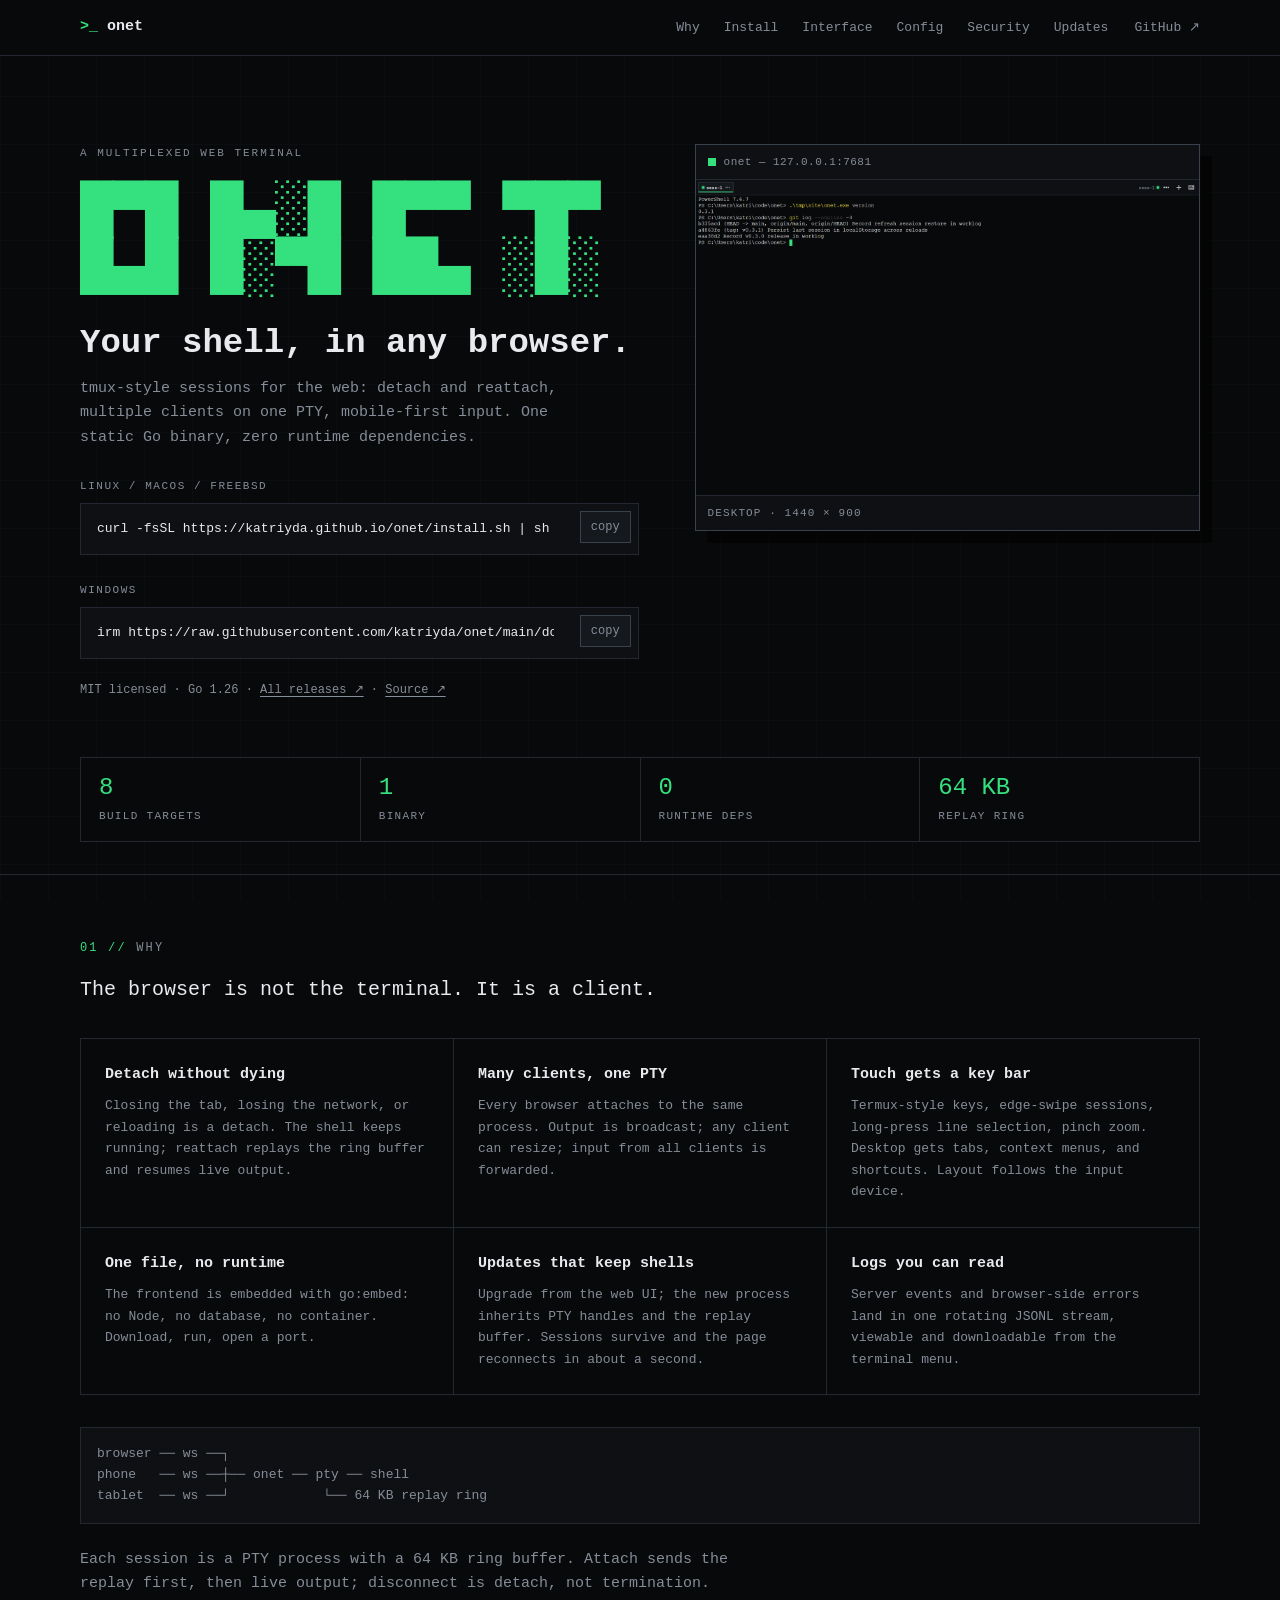
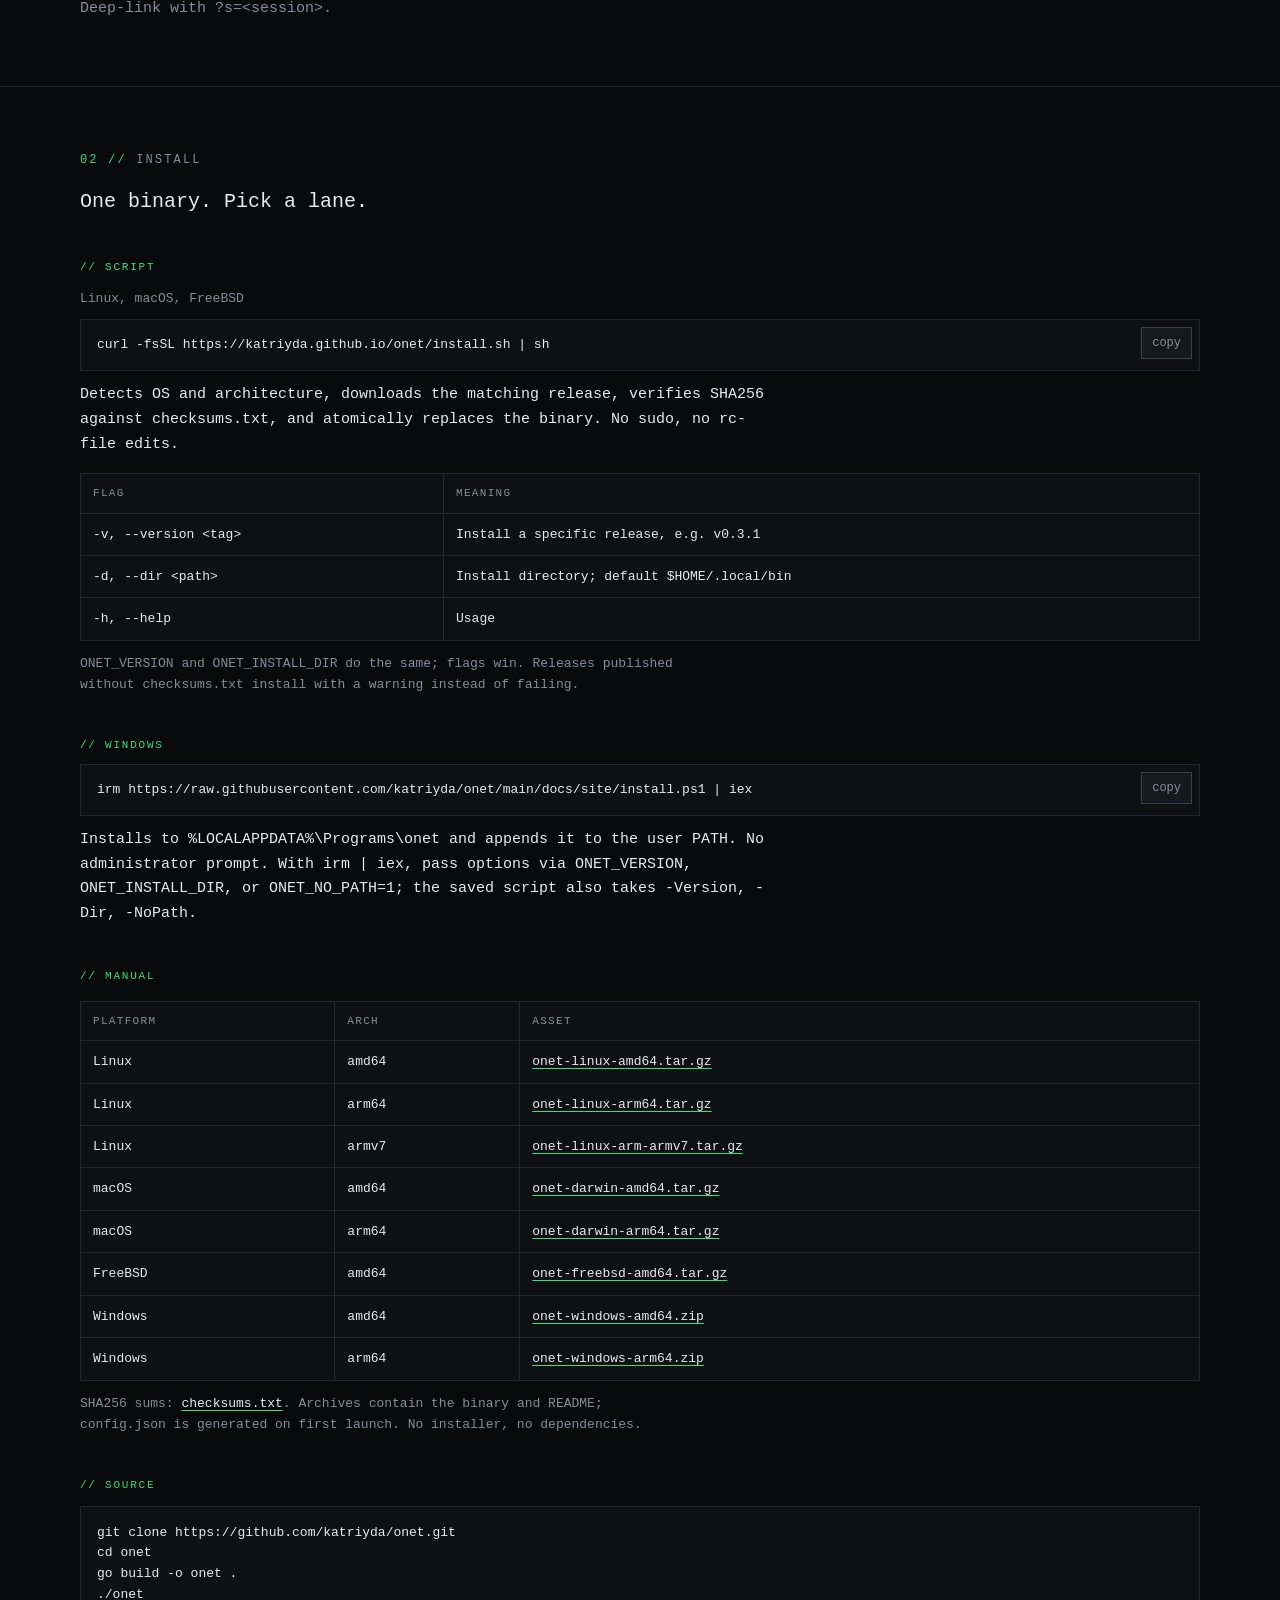
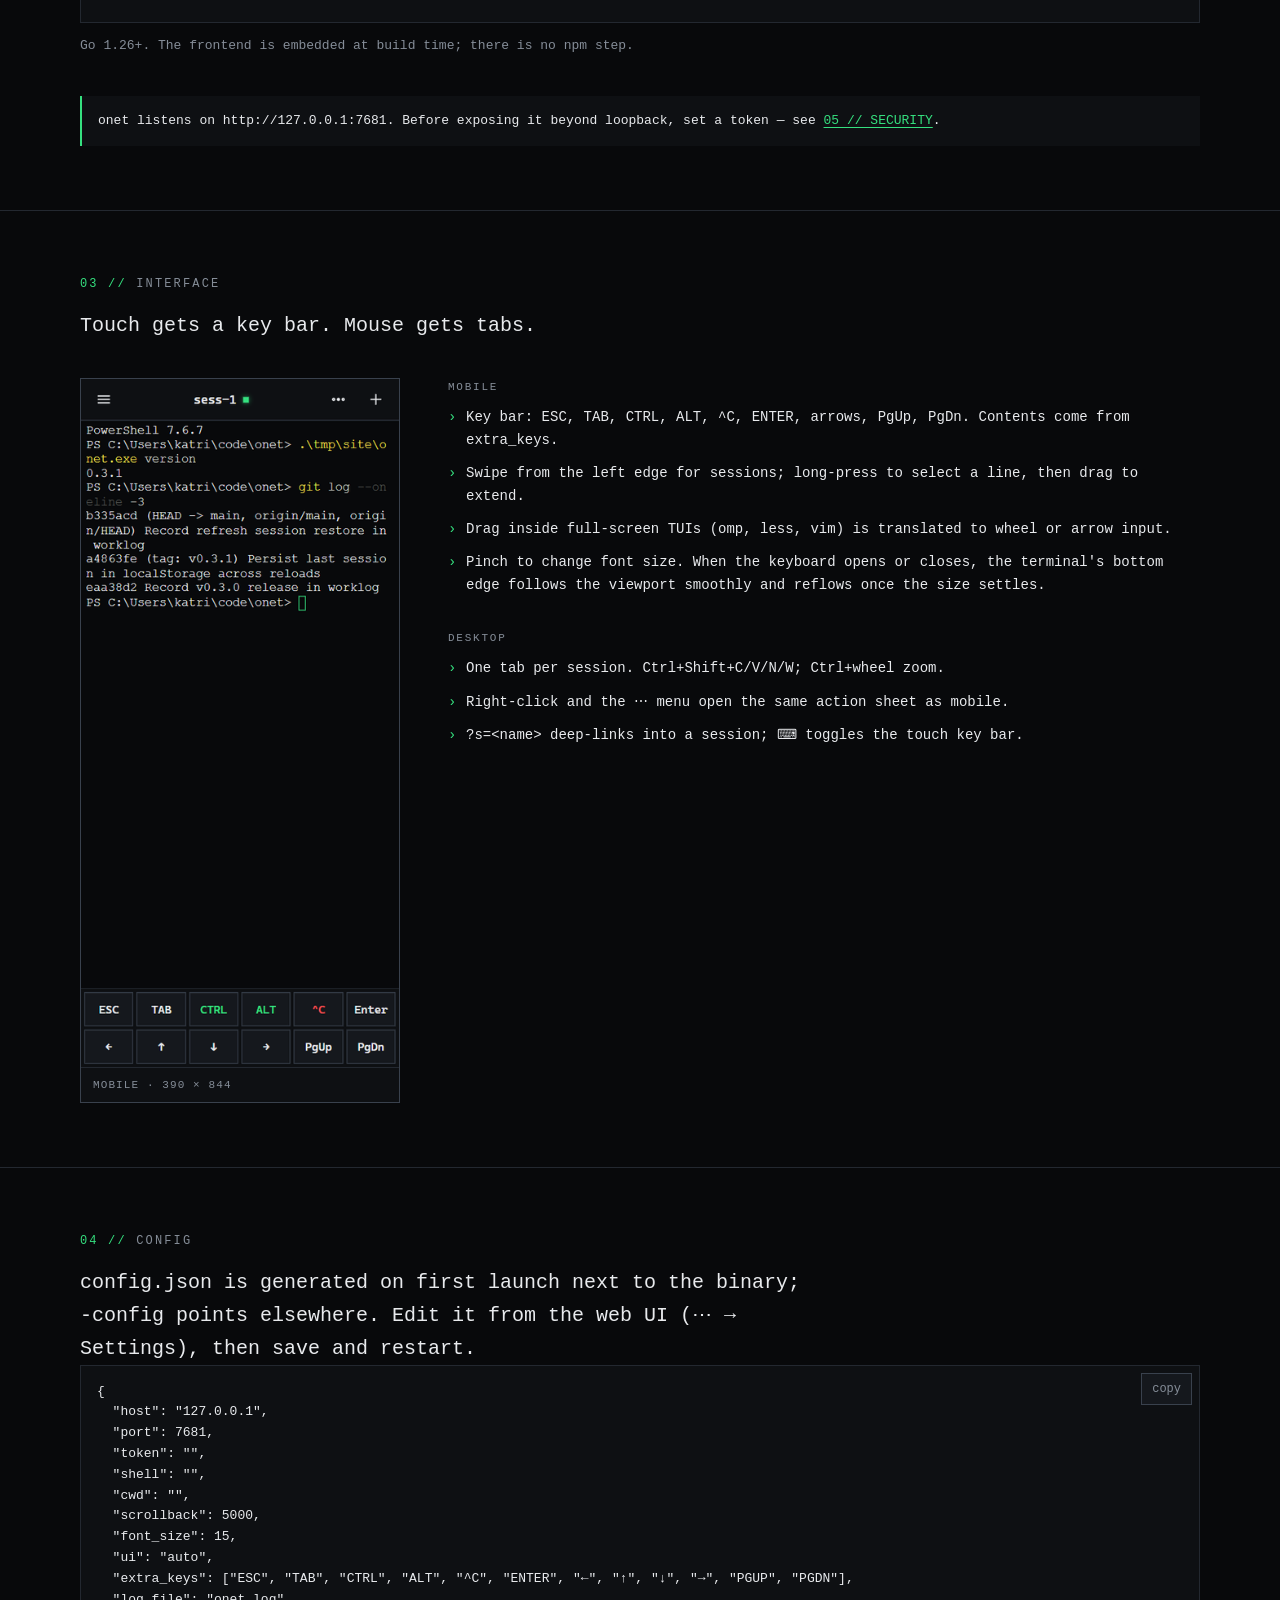
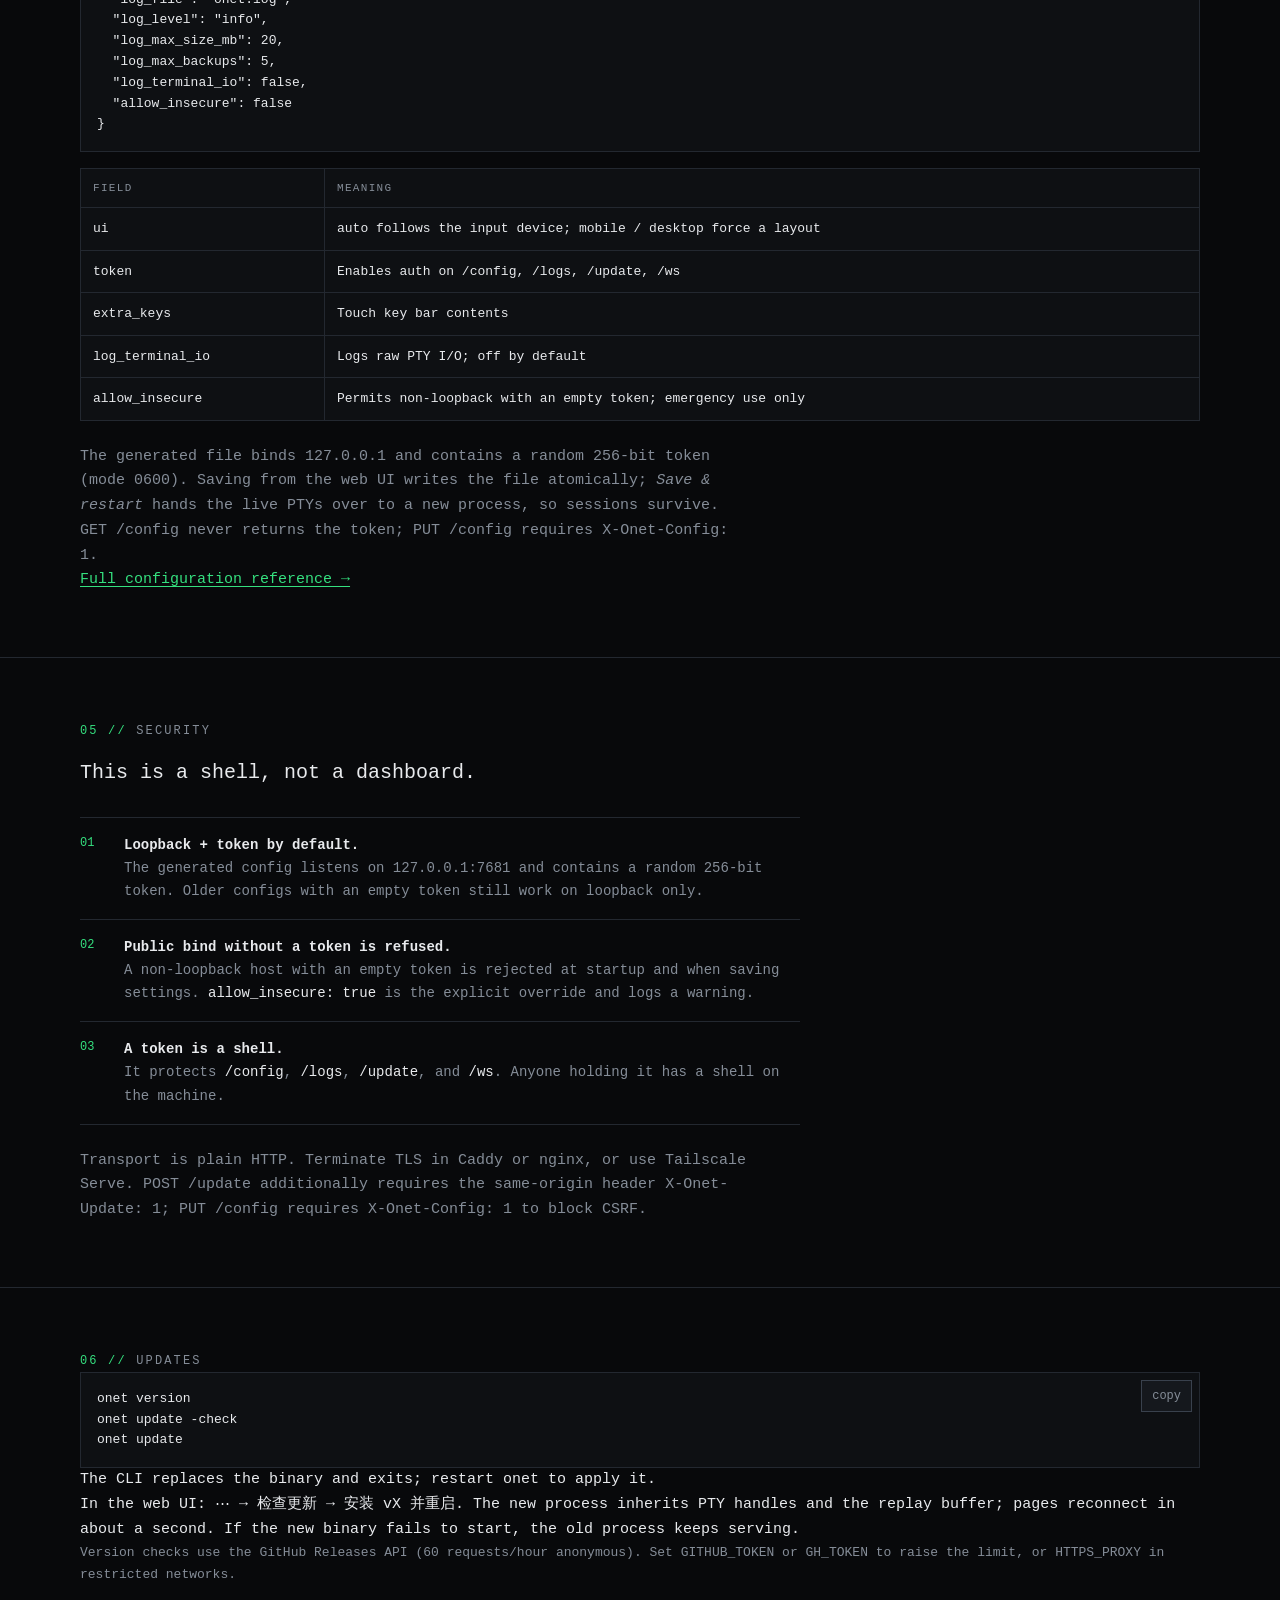
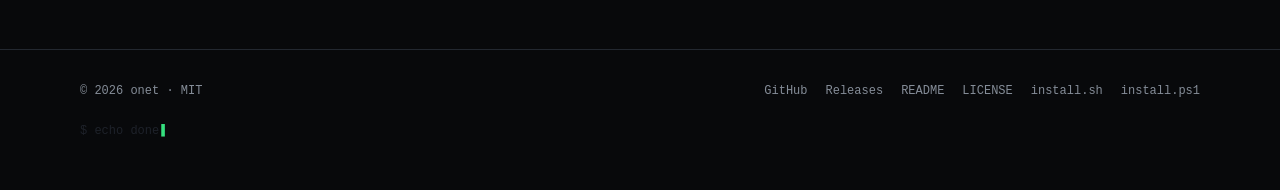
<file: docs/site/index.html>
<!doctype html>
<html lang="en">
<head>
<meta charset="utf-8">
<meta name="viewport" content="width=device-width, initial-scale=1">
<meta name="theme-color" content="#08090b">
<meta name="color-scheme" content="dark">
<title>onet — a multiplexed web terminal</title>
<meta name="description" content="tmux-style sessions in a browser. Mobile-first touch UI, desktop tabs, multi-client PTY broadcast, single Go binary, zero runtime dependencies.">
<link rel="canonical" href="https://katriyda.github.io/onet/">
<link rel="icon" href="favicon.svg" type="image/svg+xml">
<meta property="og:type" content="website">
<meta property="og:title" content="onet — a multiplexed web terminal">
<meta property="og:description" content="tmux-style sessions in a browser. Mobile-first touch UI, desktop tabs, multi-client PTY broadcast, single Go binary, zero runtime dependencies.">
<meta property="og:url" content="https://katriyda.github.io/onet/">
<meta property="og:image" content="https://katriyda.github.io/onet/assets/desktop.png">
<meta name="twitter:card" content="summary_large_image">
<link rel="stylesheet" href="style.css">
<script src="script.js" defer></script>
</head>
<body>
<a class="skip" href="#main">Skip to content</a>

<header id="top" class="site-head">
  <div class="wrap head-inner">
    <a class="brand" href="#top"><span class="mark">&gt;_</span> onet</a>
    <nav aria-label="Sections">
      <a href="#why">Why</a>
      <a href="#install">Install</a>
      <a href="#interface">Interface</a>
      <a href="#config">Config</a>
      <a href="#security">Security</a>
      <a href="#updates">Updates</a>
    </nav>
    <a class="gh" href="https://github.com/katriyda/onet">GitHub ↗</a>
  </div>
</header>

<main id="main">

  <section class="hero" aria-labelledby="hero-title">
    <div class="wrap hero-grid">
      <div class="hero-copy">
        <p class="eyebrow">A MULTIPLEXED WEB TERMINAL</p>
        <h1 id="hero-title">
          <span class="sr-only">onet</span>
          <span class="logo" aria-hidden="true">█▀█ █▄░█ █▀▀ ▀█▀
█▄█ █░▀█ ██▄ ░█░</span>
        </h1>
        <p class="lead">Your shell, in any browser.</p>
        <p class="sub">tmux-style sessions for the web: detach and reattach, multiple clients on one PTY, mobile-first input. One static Go binary, zero runtime dependencies.</p>

        <div class="install-block">
          <p class="label">LINUX / MACOS / FREEBSD</p>
          <div class="copy-wrap"><div class="cmd" data-copy><code>curl -fsSL https://katriyda.github.io/onet/install.sh | sh</code></div></div>
        </div>
        <div class="install-block">
          <p class="label">WINDOWS</p>
          <div class="copy-wrap"><div class="cmd" data-copy><code>irm https://raw.githubusercontent.com/katriyda/onet/main/docs/site/install.ps1 | iex</code></div></div>
        </div>

        <p class="meta">MIT licensed · Go 1.26 · <a href="https://github.com/katriyda/onet/releases">All releases ↗</a> · <a href="https://github.com/katriyda/onet">Source ↗</a></p>
      </div>

      <figure class="window">
        <div class="window-bar"><span class="dot" aria-hidden="true"></span><span>onet — 127.0.0.1:7681</span></div>
        <img src="assets/desktop.png" width="1440" height="900" alt="onet desktop UI: session tabs above a terminal running PowerShell">
        <figcaption>Desktop · 1440 × 900</figcaption>
      </figure>
    </div>

    <div class="wrap">
      <dl class="stats">
        <div><dt>8</dt><dd>BUILD TARGETS</dd></div>
        <div><dt>1</dt><dd>BINARY</dd></div>
        <div><dt>0</dt><dd>RUNTIME DEPS</dd></div>
        <div><dt>64 KB</dt><dd>REPLAY RING</dd></div>
      </dl>
    </div>
  </section>

  <section id="why" class="section">
    <div class="wrap">
      <h2><span class="num">01 //</span> WHY</h2>
      <p class="section-intro">The browser is not the terminal. It is a client.</p>

      <div class="cards">
        <article class="card">
          <h3>Detach without dying</h3>
          <p>Closing the tab, losing the network, or reloading is a detach. The shell keeps running; reattach replays the ring buffer and resumes live output.</p>
        </article>
        <article class="card">
          <h3>Many clients, one PTY</h3>
          <p>Every browser attaches to the same process. Output is broadcast; any client can resize; input from all clients is forwarded.</p>
        </article>
        <article class="card">
          <h3>Touch gets a key bar</h3>
          <p>Termux-style keys, edge-swipe sessions, long-press line selection, pinch zoom. Desktop gets tabs, context menus, and shortcuts. Layout follows the input device.</p>
        </article>
        <article class="card">
          <h3>One file, no runtime</h3>
          <p>The frontend is embedded with go:embed: no Node, no database, no container. Download, run, open a port.</p>
        </article>
        <article class="card">
          <h3>Updates that keep shells</h3>
          <p>Upgrade from the web UI; the new process inherits PTY handles and the replay buffer. Sessions survive and the page reconnects in about a second.</p>
        </article>
        <article class="card">
          <h3>Logs you can read</h3>
          <p>Server events and browser-side errors land in one rotating JSONL stream, viewable and downloadable from the terminal menu.</p>
        </article>
      </div>

      <pre class="diagram" aria-hidden="true">browser ── ws ──┐
phone   ── ws ──┼── onet ── pty ── shell
tablet  ── ws ──┘            └── 64 KB replay ring</pre>

      <p class="section-note">Each session is a PTY process with a 64 KB ring buffer. Attach sends the replay first, then live output; disconnect is detach, not termination. Deep-link with ?s=&lt;session&gt;.</p>
    </div>
  </section>

  <section id="install" class="section">
    <div class="wrap">
      <h2><span class="num">02 //</span> INSTALL</h2>
      <p class="section-intro">One binary. Pick a lane.</p>

      <div class="lane">
        <h3 class="lane-title">// SCRIPT</h3>
        <p class="lane-sub">Linux, macOS, FreeBSD</p>
        <div class="copy-wrap"><div class="cmd" data-copy><code>curl -fsSL https://katriyda.github.io/onet/install.sh | sh</code></div></div>
        <p>Detects OS and architecture, downloads the matching release, verifies SHA256 against checksums.txt, and atomically replaces the binary. No sudo, no rc-file edits.</p>

        <div class="table-scroll">
          <table>
            <thead><tr><th>Flag</th><th>Meaning</th></tr></thead>
            <tbody>
              <tr><td><code>-v, --version &lt;tag&gt;</code></td><td>Install a specific release, e.g. <code>v0.3.1</code></td></tr>
              <tr><td><code>-d, --dir &lt;path&gt;</code></td><td>Install directory; default <code>$HOME/.local/bin</code></td></tr>
              <tr><td><code>-h, --help</code></td><td>Usage</td></tr>
            </tbody>
          </table>
        </div>
        <p class="fine">ONET_VERSION and ONET_INSTALL_DIR do the same; flags win. Releases published without checksums.txt install with a warning instead of failing.</p>
      </div>

      <div class="lane">
        <h3 class="lane-title">// WINDOWS</h3>
        <div class="copy-wrap"><div class="cmd" data-copy><code>irm https://raw.githubusercontent.com/katriyda/onet/main/docs/site/install.ps1 | iex</code></div></div>
        <p>Installs to %LOCALAPPDATA%\Programs\onet and appends it to the user PATH. No administrator prompt. With irm | iex, pass options via ONET_VERSION, ONET_INSTALL_DIR, or ONET_NO_PATH=1; the saved script also takes -Version, -Dir, -NoPath.</p>
      </div>

      <div class="lane">
        <h3 class="lane-title">// MANUAL</h3>
        <div class="table-scroll">
          <table>
            <thead><tr><th>Platform</th><th>Arch</th><th>Asset</th></tr></thead>
            <tbody>
              <tr><td>Linux</td><td>amd64</td><td><a href="https://github.com/katriyda/onet/releases/latest/download/onet-linux-amd64.tar.gz"><code>onet-linux-amd64.tar.gz</code></a></td></tr>
              <tr><td>Linux</td><td>arm64</td><td><a href="https://github.com/katriyda/onet/releases/latest/download/onet-linux-arm64.tar.gz"><code>onet-linux-arm64.tar.gz</code></a></td></tr>
              <tr><td>Linux</td><td>armv7</td><td><a href="https://github.com/katriyda/onet/releases/latest/download/onet-linux-arm-armv7.tar.gz"><code>onet-linux-arm-armv7.tar.gz</code></a></td></tr>
              <tr><td>macOS</td><td>amd64</td><td><a href="https://github.com/katriyda/onet/releases/latest/download/onet-darwin-amd64.tar.gz"><code>onet-darwin-amd64.tar.gz</code></a></td></tr>
              <tr><td>macOS</td><td>arm64</td><td><a href="https://github.com/katriyda/onet/releases/latest/download/onet-darwin-arm64.tar.gz"><code>onet-darwin-arm64.tar.gz</code></a></td></tr>
              <tr><td>FreeBSD</td><td>amd64</td><td><a href="https://github.com/katriyda/onet/releases/latest/download/onet-freebsd-amd64.tar.gz"><code>onet-freebsd-amd64.tar.gz</code></a></td></tr>
              <tr><td>Windows</td><td>amd64</td><td><a href="https://github.com/katriyda/onet/releases/latest/download/onet-windows-amd64.zip"><code>onet-windows-amd64.zip</code></a></td></tr>
              <tr><td>Windows</td><td>arm64</td><td><a href="https://github.com/katriyda/onet/releases/latest/download/onet-windows-arm64.zip"><code>onet-windows-arm64.zip</code></a></td></tr>
            </tbody>
          </table>
        </div>
        <p class="fine">SHA256 sums: <a href="https://github.com/katriyda/onet/releases/latest/download/checksums.txt"><code>checksums.txt</code></a>. Archives contain the binary and README; config.json is generated on first launch. No installer, no dependencies.</p>
      </div>

      <div class="lane">
        <h3 class="lane-title">// SOURCE</h3>
        <pre data-copy>git clone https://github.com/katriyda/onet.git
cd onet
go build -o onet .
./onet</pre>
        <p class="fine">Go 1.26+. The frontend is embedded at build time; there is no npm step.</p>
      </div>

      <p class="callout">onet listens on http://127.0.0.1:7681. Before exposing it beyond loopback, set a token — see <a href="#security">05 // SECURITY</a>.</p>
    </div>
  </section>

  <section id="interface" class="section">
    <div class="wrap">
      <h2><span class="num">03 //</span> INTERFACE</h2>
      <p class="section-intro">Touch gets a key bar. Mouse gets tabs.</p>

      <div class="split">
        <figure class="phone">
          <img src="assets/mobile.png" width="390" height="844" alt="onet mobile UI: key bar below a terminal session">
          <figcaption>Mobile · 390 × 844</figcaption>
        </figure>
        <div class="lists">
          <div>
            <h3 class="list-title">MOBILE</h3>
            <ul>
              <li>Key bar: ESC, TAB, CTRL, ALT, ^C, ENTER, arrows, PgUp, PgDn. Contents come from extra_keys.</li>
              <li>Swipe from the left edge for sessions; long-press to select a line, then drag to extend.</li>
              <li>Drag inside full-screen TUIs (omp, less, vim) is translated to wheel or arrow input.</li>
              <li>Pinch to change font size. When the keyboard opens or closes, the terminal's bottom edge follows the viewport smoothly and reflows once the size settles.</li>
            </ul>
          </div>
          <div>
            <h3 class="list-title">DESKTOP</h3>
            <ul>
              <li>One tab per session. Ctrl+Shift+C/V/N/W; Ctrl+wheel zoom.</li>
              <li>Right-click and the ⋯ menu open the same action sheet as mobile.</li>
              <li>?s=&lt;name&gt; deep-links into a session; ⌨ toggles the touch key bar.</li>
            </ul>
          </div>
        </div>
      </div>
    </div>
  </section>

  <section id="config" class="section">
    <div class="wrap">
      <h2><span class="num">04 //</span> CONFIG</h2>
      <p class="section-intro">config.json is generated on first launch next to the binary; -config points elsewhere. Edit it from the web UI (⋯ → Settings), then save and restart.</p>

      <div class="copy-wrap"><pre data-copy>{
  "host": "127.0.0.1",
  "port": 7681,
  "token": "",
  "shell": "",
  "cwd": "",
  "scrollback": 5000,
  "font_size": 15,
  "ui": "auto",
  "extra_keys": ["ESC", "TAB", "CTRL", "ALT", "^C", "ENTER", "←", "↑", "↓", "→", "PGUP", "PGDN"],
  "log_file": "onet.log",
  "log_level": "info",
  "log_max_size_mb": 20,
  "log_max_backups": 5,
  "log_terminal_io": false,
  "allow_insecure": false
}</pre></div>

      <div class="table-scroll">
        <table>
          <thead><tr><th>Field</th><th>Meaning</th></tr></thead>
          <tbody>
            <tr><td><code>ui</code></td><td><code>auto</code> follows the input device; <code>mobile</code> / <code>desktop</code> force a layout</td></tr>
            <tr><td><code>token</code></td><td>Enables auth on <code>/config</code>, <code>/logs</code>, <code>/update</code>, <code>/ws</code></td></tr>
            <tr><td><code>extra_keys</code></td><td>Touch key bar contents</td></tr>
            <tr><td><code>log_terminal_io</code></td><td>Logs raw PTY I/O; off by default</td></tr>
            <tr><td><code>allow_insecure</code></td><td>Permits non-loopback with an empty token; emergency use only</td></tr>
          </tbody>
        </table>
      </div>

      <p class="section-note">The generated file binds <code>127.0.0.1</code> and contains a random 256-bit token (mode <code>0600</code>). Saving from the web UI writes the file atomically; <em>Save &amp; restart</em> hands the live PTYs over to a new process, so sessions survive. <code>GET /config</code> never returns the token; <code>PUT /config</code> requires <code>X-Onet-Config: 1</code>.</p>

      <p><a href="https://github.com/katriyda/onet#配置">Full configuration reference →</a></p>
    </div>
  </section>

  <section id="security" class="section">
    <div class="wrap">
      <h2><span class="num">05 //</span> SECURITY</h2>
      <p class="section-intro">This is a shell, not a dashboard.</p>

      <ol class="sec-list">
        <li><strong>Loopback + token by default.</strong> The generated config listens on 127.0.0.1:7681 and contains a random 256-bit token. Older configs with an empty token still work on loopback only.</li>
        <li><strong>Public bind without a token is refused.</strong> A non-loopback host with an empty token is rejected at startup and when saving settings. <code>allow_insecure: true</code> is the explicit override and logs a warning.</li>
        <li><strong>A token is a shell.</strong> It protects <code>/config</code>, <code>/logs</code>, <code>/update</code>, and <code>/ws</code>. Anyone holding it has a shell on the machine.</li>
      </ol>

      <p class="section-note">Transport is plain HTTP. Terminate TLS in Caddy or nginx, or use Tailscale Serve. POST <code>/update</code> additionally requires the same-origin header <code>X-Onet-Update: 1</code>; PUT <code>/config</code> requires <code>X-Onet-Config: 1</code> to block CSRF.</p>
    </div>
  </section>

  <section id="updates" class="section">
    <div class="wrap">
      <h2><span class="num">06 //</span> UPDATES</h2>

      <div class="copy-wrap"><pre data-copy>onet version
onet update -check
onet update</pre></div>

      <p>The CLI replaces the binary and exits; restart onet to apply it.</p>
      <p>In the web UI: ⋯ → 检查更新 → 安装 vX 并重启. The new process inherits PTY handles and the replay buffer; pages reconnect in about a second. If the new binary fails to start, the old process keeps serving.</p>
      <p class="fine">Version checks use the GitHub Releases API (60 requests/hour anonymous). Set GITHUB_TOKEN or GH_TOKEN to raise the limit, or HTTPS_PROXY in restricted networks.</p>
    </div>
  </section>

</main>

<footer class="site-foot">
  <div class="wrap foot-inner">
    <p>© <span data-year>2026</span> onet · MIT</p>
    <nav aria-label="Footer">
      <a href="https://github.com/katriyda/onet">GitHub</a>
      <a href="https://github.com/katriyda/onet/releases">Releases</a>
      <a href="https://github.com/katriyda/onet/blob/main/README.md">README</a>
      <a href="https://github.com/katriyda/onet/blob/main/LICENSE">LICENSE</a>
      <a href="install.sh">install.sh</a>
      <a href="install.ps1">install.ps1</a>
    </nav>
  </div>
  <p class="wrap foot-cmd">$ echo done<span class="cursor" aria-hidden="true">▌</span></p>
</footer>

</body>
</html>
</file>
<file: docs/site/style.css>
/* onet site — square corners, monospace, high-contrast dark, terminal-native */

:root {
  --bg: #08090b;
  --surface: #0e1013;
  --surface-2: #15181d;
  --surface-3: #1e222a;
  --fg: #e8eaed;
  --muted: #858d98;
  --border: #232830;
  --border-strong: #39414d;
  --accent: #35e07f;
  --accent-soft: rgba(53, 224, 127, 0.14);
  --warning: #f5a623;
  --danger: #ff4d4f;
  --font-ui: ui-monospace, "Cascadia Mono", "SF Mono", Menlo, Consolas, "Liberation Mono", monospace;
}

* { box-sizing: border-box; margin: 0; padding: 0; border-radius: 0; }

html { scroll-behavior: smooth; }

body {
  background: var(--bg);
  color: var(--fg);
  font: 15px/1.65 var(--font-ui);
  color-scheme: dark;
  -webkit-text-size-adjust: 100%;
  overflow-x: clip;
}

body::before {
  content: "";
  position: fixed;
  inset: 0;
  background-image:
    linear-gradient(var(--border) 1px, transparent 1px),
    linear-gradient(90deg, var(--border) 1px, transparent 1px);
  background-size: 48px 48px;
  opacity: 0.16;
  pointer-events: none;
  z-index: 0;
}

::selection { background: var(--accent); color: #04150b; }

::-webkit-scrollbar { width: 10px; height: 10px; }
::-webkit-scrollbar-track { background: var(--surface); }
::-webkit-scrollbar-thumb { background: var(--surface-3); }
::-webkit-scrollbar-thumb:hover { background: var(--border-strong); }

img { max-width: 100%; }

a {
  color: var(--accent);
  text-underline-offset: 3px;
  text-decoration-thickness: 1px;
}

a:focus-visible,
button:focus-visible {
  outline: 2px solid var(--accent);
  outline-offset: 2px;
}

code { font: inherit; }

.sr-only {
  position: absolute;
  width: 1px;
  height: 1px;
  padding: 0;
  margin: -1px;
  overflow: hidden;
  clip: rect(0 0 0 0);
  clip-path: inset(50%);
  white-space: nowrap;
  border: 0;
}

.skip {
  position: fixed;
  top: 0;
  left: 0;
  transform: translateY(-120%);
  background: var(--accent);
  color: #04150b;
  padding: 12px 16px;
  z-index: 100;
  text-decoration: none;
  font-size: 13px;
}
.skip:focus { transform: none; }

.wrap {
  width: min(1120px, calc(100% - 48px));
  margin-inline: auto;
  position: relative;
  z-index: 1;
}

/* ---- header ---- */

.site-head {
  position: sticky;
  top: 0;
  z-index: 10;
  height: 56px;
  background: var(--bg);
  border-bottom: 1px solid var(--border);
}

.head-inner {
  display: flex;
  align-items: center;
  gap: 16px;
  height: 100%;
}

.brand {
  color: var(--fg);
  text-decoration: none;
  font-weight: 700;
  font-size: 15px;
  white-space: nowrap;
}
.brand .mark { color: var(--accent); }

.site-head nav {
  display: flex;
  align-items: center;
  gap: 4px;
  margin-left: auto;
  min-width: 0;
  overflow-x: auto;
  scrollbar-width: none;
}
.site-head nav::-webkit-scrollbar { display: none; }

.site-head nav a {
  display: flex;
  align-items: center;
  min-height: 44px;
  padding: 0 10px;
  color: var(--muted);
  text-decoration: none;
  font-size: 13px;
  white-space: nowrap;
}
.site-head nav a:hover { color: var(--fg); }

.gh {
  color: var(--muted);
  text-decoration: none;
  font-size: 13px;
  white-space: nowrap;
  min-height: 44px;
  display: flex;
  align-items: center;
}
.gh:hover { color: var(--fg); }

/* ---- hero ---- */

.hero { padding: 88px 0 32px; }

.hero-grid {
  display: grid;
  grid-template-columns: minmax(0, 1.05fr) minmax(0, 0.95fr);
  gap: 56px;
  align-items: start;
}

.eyebrow {
  color: var(--muted);
  font-size: 11px;
  letter-spacing: 0.18em;
  text-transform: uppercase;
  margin-bottom: 22px;
}

h1 { font-weight: 400; }

.logo {
  display: block;
  font-size: clamp(20px, 5.6vw, 56px);
  line-height: 1;
  white-space: pre;
  letter-spacing: -0.02em;
  color: var(--accent);
}

.lead {
  font-size: clamp(22px, 3.2vw, 34px);
  line-height: 1.25;
  font-weight: 600;
  margin-top: 26px;
}

.sub {
  color: var(--muted);
  max-width: 56ch;
  margin-top: 12px;
}

.install-block { margin-top: 26px; }

.label {
  font-size: 11px;
  letter-spacing: 0.14em;
  text-transform: uppercase;
  color: var(--muted);
  margin-bottom: 8px;
}

.copy-wrap { position: relative; }

.cmd {
  display: flex;
  align-items: center;
  border: 1px solid var(--border);
  background: var(--surface);
  padding: 14px 84px 14px 16px;
  min-height: 52px;
}
.cmd code {
  white-space: nowrap;
  overflow-x: auto;
  font-size: 13px;
  scrollbar-width: thin;
}

.meta {
  margin-top: 22px;
  font-size: 12px;
  color: var(--muted);
}
.meta a { color: var(--muted); }
.meta a:hover { color: var(--accent); }

.window {
  border: 1px solid var(--border-strong);
  box-shadow: 12px 12px 0 rgba(0, 0, 0, 0.5);
  background: var(--surface);
  min-width: 0;
}

.window-bar {
  display: flex;
  align-items: center;
  gap: 8px;
  padding: 8px 12px;
  border-bottom: 1px solid var(--border);
  font-size: 11px;
  color: var(--muted);
  letter-spacing: 0.04em;
}
.window-bar .dot {
  width: 8px;
  height: 8px;
  background: var(--accent);
  flex: none;
}

.window img, .phone img {
  display: block;
  width: 100%;
  height: auto;
}

.window figcaption, .phone figcaption {
  border-top: 1px solid var(--border);
  padding: 8px 12px;
  font-size: 11px;
  letter-spacing: 0.1em;
  text-transform: uppercase;
  color: var(--muted);
}

/* ---- stats ---- */

.stats {
  display: grid;
  grid-template-columns: repeat(4, 1fr);
  gap: 1px;
  background: var(--border);
  border: 1px solid var(--border);
  margin-top: 56px;
}
.stats > div { background: var(--bg); padding: 16px 18px; }
.stats dt { font-size: 24px; color: var(--accent); line-height: 1.2; }
.stats dd { font-size: 11px; color: var(--muted); letter-spacing: 0.12em; margin-top: 4px; }

/* ---- sections ---- */

.section {
  padding: 64px 0;
  border-top: 1px solid var(--border);
  scroll-margin-top: 72px;
}

h2 {
  font-size: 12px;
  font-weight: 500;
  letter-spacing: 0.18em;
  text-transform: uppercase;
  color: var(--muted);
}
h2 .num { color: var(--accent); }

.section-intro {
  font-size: 20px;
  color: var(--fg);
  max-width: 60ch;
  margin-top: 14px;
}

.section-note {
  color: var(--muted);
  max-width: 74ch;
  margin-top: 24px;
}

/* ---- cards ---- */

.cards {
  display: grid;
  grid-template-columns: repeat(3, 1fr);
  gap: 1px;
  background: var(--border);
  border: 1px solid var(--border);
  margin-top: 32px;
}

.card { background: var(--bg); padding: 24px; }
.card h3 { font-size: 15px; font-weight: 600; }
.card p { font-size: 13px; color: var(--muted); margin-top: 8px; }

.diagram {
  margin-top: 32px;
  padding: 16px;
  overflow: auto;
  border: 1px solid var(--border);
  background: var(--surface);
  font-size: 13px;
  line-height: 1.6;
  color: var(--muted);
  white-space: pre;
}

/* ---- install lanes ---- */

.lane { margin-top: 40px; }

.lane-title {
  font-size: 11px;
  letter-spacing: 0.16em;
  color: var(--accent);
  font-weight: 500;
  text-transform: uppercase;
}

.lane-sub { font-size: 13px; color: var(--muted); margin: 6px 0 10px; }

.lane > p { margin-top: 12px; max-width: 76ch; }

.lane .copy-wrap { margin-top: 10px; }

pre {
  padding: 16px;
  overflow: auto;
  border: 1px solid var(--border);
  background: var(--surface);
  font-size: 13px;
  line-height: 1.6;
  white-space: pre;
}

.lane > pre { margin-top: 12px; }

.fine { font-size: 13px; color: var(--muted); }
.fine code { color: var(--fg); }

.callout {
  border-left: 2px solid var(--accent);
  background: var(--surface);
  padding: 14px 16px;
  margin-top: 40px;
  font-size: 13px;
}

/* ---- tables ---- */

.table-scroll {
  overflow-x: auto;
  border: 1px solid var(--border);
  margin-top: 16px;
  background: var(--surface);
}

table {
  width: 100%;
  border-collapse: collapse;
  font-size: 13px;
}

th {
  font-size: 11px;
  text-transform: uppercase;
  letter-spacing: 0.12em;
  color: var(--muted);
  font-weight: 500;
  text-align: left;
  white-space: nowrap;
  padding: 10px 12px;
  border-bottom: 1px solid var(--border);
}

td {
  border-top: 1px solid var(--border);
  padding: 10px 12px;
  vertical-align: top;
}
th + th, td + td { border-left: 1px solid var(--border); }

td code { color: var(--fg); }

/* ---- interface ---- */

.split {
  display: grid;
  grid-template-columns: minmax(0, 320px) minmax(0, 1fr);
  gap: 48px;
  margin-top: 36px;
  align-items: start;
}

.phone {
  border: 1px solid var(--border-strong);
  background: var(--surface);
  min-width: 0;
}

.lists {
  display: grid;
  gap: 32px;
}

.list-title {
  font-size: 11px;
  letter-spacing: 0.16em;
  color: var(--muted);
  font-weight: 500;
  margin-bottom: 10px;
}

.lists ul { list-style: none; }
.lists li {
  position: relative;
  padding-left: 18px;
  margin-top: 10px;
  font-size: 14px;
  color: var(--fg);
}
.lists li::before {
  content: "›";
  position: absolute;
  left: 0;
  color: var(--accent);
}

/* ---- security ---- */

.sec-list {
  list-style: none;
  counter-reset: sec;
  margin-top: 28px;
  max-width: 80ch;
}
.sec-list li {
  counter-increment: sec;
  position: relative;
  padding: 16px 0 16px 44px;
  border-top: 1px solid var(--border);
  font-size: 14px;
  color: var(--muted);
}
.sec-list li:last-child { border-bottom: 1px solid var(--border); }
.sec-list li::before {
  content: counter(sec, decimal-leading-zero);
  position: absolute;
  left: 0;
  top: 16px;
  color: var(--accent);
  font-size: 12px;
}
.sec-list strong { color: var(--fg); display: block; }
.sec-list code { color: var(--fg); }

/* ---- copy button ---- */

.copy {
  position: absolute;
  top: 8px;
  right: 8px;
  min-height: 32px;
  padding: 0 10px;
  border: 1px solid var(--border-strong);
  background: var(--surface-2);
  color: var(--muted);
  font: 12px var(--font-ui);
  cursor: pointer;
}
.copy:hover { border-color: var(--accent); color: var(--accent); }

/* ---- footer ---- */

.site-foot {
  border-top: 1px solid var(--border);
  padding: 32px 0 48px;
  font-size: 12px;
  color: var(--muted);
}

.foot-inner {
  display: flex;
  flex-wrap: wrap;
  gap: 12px 24px;
  align-items: center;
  justify-content: space-between;
}

.site-foot nav {
  display: flex;
  flex-wrap: wrap;
  gap: 4px 18px;
}
.site-foot a { color: var(--muted); text-decoration: none; }
.site-foot a:hover { color: var(--accent); text-decoration: underline; }

.foot-cmd { margin-top: 20px; color: var(--surface-3); }

.cursor {
  display: inline-block;
  margin-left: 2px;
  color: var(--accent);
  animation: blink 1.1s steps(1) infinite;
}
@keyframes blink { 50% { opacity: 0; } }

/* ---- responsive ---- */

@media (max-width: 1024px) {
  .hero-grid { grid-template-columns: minmax(0, 1fr); gap: 40px; }
  .window { max-width: 760px; }
}

@media (max-width: 960px) {
  .cards { grid-template-columns: repeat(2, 1fr); }
  .split { grid-template-columns: minmax(0, 260px) minmax(0, 1fr); gap: 32px; }
}

@media (max-width: 760px) {
  .head-inner { gap: 8px; }
  .site-head nav { gap: 0; }
  .site-head nav a { padding: 0 8px; }
  .hero { padding-top: 56px; }
  .split { grid-template-columns: minmax(0, 1fr); }
  .phone { max-width: 320px; }
}

@media (max-width: 640px) {
  .wrap { width: calc(100% - 48px); }
  .cards { grid-template-columns: 1fr; }
  .stats { grid-template-columns: repeat(2, 1fr); }
  pre { padding-top: 44px; }
  .foot-inner { flex-direction: column; align-items: flex-start; }
}

@media (prefers-reduced-motion: reduce) {
  * { animation: none !important; transition: none !important; }
  html { scroll-behavior: auto; }
}
</file>
